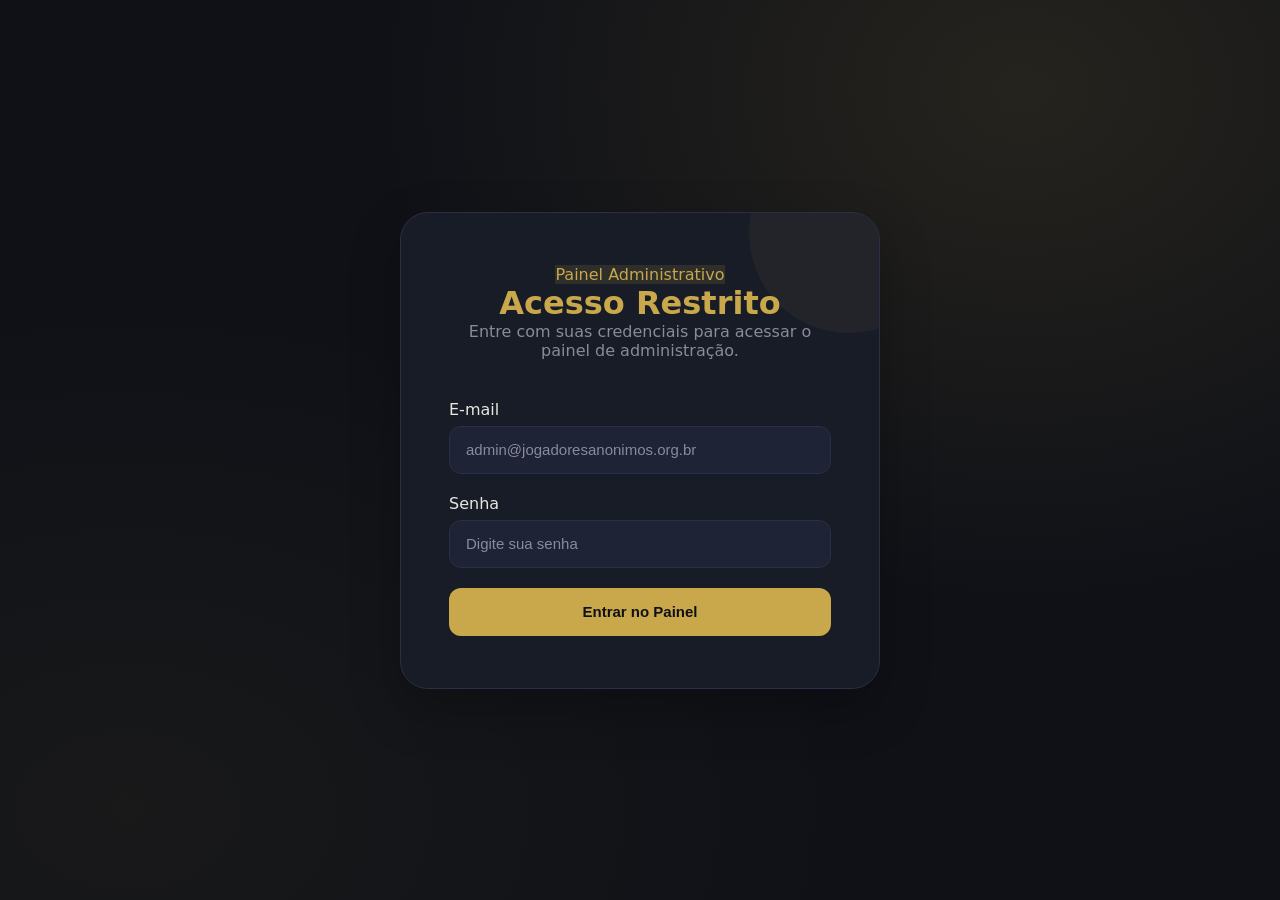
<file: admin.html>
<!DOCTYPE html>
<html lang="pt-br">
<head>
  <meta charset="UTF-8" />
  <meta name="viewport" content="width=device-width, initial-scale=1.0" />
  <title>Painel Administrativo — JA</title>
  <link rel="stylesheet" href="css/telaAdmin.css" />
</head>
<body>

<div class="admin-panel">

  <!-- ══ Sidebar ══ -->
  <aside class="sidebar">
    <div class="sidebar-logo">
      <h1>Jogadores Anônimos</h1>
      <span>Painel Administrativo</span>
    </div>
    <div class="sidebar-divider"></div>
    <nav class="sidebar-nav">
      <a href="#" class="nav-item active">Dashboard</a>
      <a href="#" class="nav-item logout" id="btnLogout">Sair</a>
    </nav>
  </aside>

  <!-- ══ Main ══ -->
  <main class="main-content">

    <header class="page-header">
      <h2>Painel Administrativo</h2>
      <p>Gerencie reuniões e modere relatos enviados pela comunidade.</p>
    </header>

    <!-- Stats -->
    <section class="stats-grid">
      <div class="stat-card">
        <span class="stat-card__label">Total de reuniões</span>
        <strong class="stat-card__value" id="statReunioes">—</strong>
      </div>
      <div class="stat-card">
        <span class="stat-card__label">Total de relatos</span>
        <strong class="stat-card__value" id="statFeedbacks">—</strong>
      </div>
      <div class="stat-card">
        <span class="stat-card__label">Cidades cadastradas</span>
        <strong class="stat-card__value" id="statCidades">—</strong>
      </div>
    </section>

    <!-- Cidades -->
    <section class="section">
    <div class="section-header">
        <h3>Cidades</h3>
        <button class="btn btn--primary" id="btnNovaCidade">
        + Nova cidade
        </button>
    </div>

    <div class="table-wrap">
        <table>
        <thead>
            <tr>
            <th>ID</th>
            <th>Nome</th>
            <th>UF</th>
            <th>Ações</th>
            </tr>
        </thead>

        <tbody id="tbodyCidades">
            <tr>
            <td colspan="4" class="empty">
                Carregando...
            </td>
            </tr>
        </tbody>
        </table>
    </div>
    </section>

    <!-- Reuniões -->
    <section class="section">
      <div class="section-header">
        <h3>Reuniões</h3>
        <button class="btn btn--primary" id="btnNovaReuniao">+ Nova reunião</button>
      </div>
      <div class="table-wrap">
        <table>
          <thead>
            <tr>
              <th>Título</th>
              <th>Cidade</th>
              <th>Endereço</th>
              <th>Data / Hora</th>
              <th>Descrição</th>
              <th>Ações</th>
            </tr>
          </thead>
          <tbody id="tbodyReunioes">
            <tr><td colspan="6" class="empty">Carregando...</td></tr>
          </tbody>
        </table>
      </div>
    </section>

    <!-- Feedbacks -->
    <section class="section">
      <div class="section-header">
        <h3>Relatos enviados</h3>
        <span class="badge badge--pending" id="badgeFeedbacks">—</span>
      </div>
      <div class="relatos-grid" id="gridFeedbacks">
        <p class="empty">Carregando...</p>
      </div>
    </section>

  </main>
</div>

<!-- Toast -->
<div id="toast"></div>

<!-- ══ Modal: Nova Reunião ══ -->
<div class="modal-overlay" id="modalNovaReuniao">
  <div class="modal-card">
    <div class="modal-header">
      <h2>Nova reunião</h2>
      <button class="modal-close" data-close="modalNovaReuniao">×</button>
    </div>
    <div class="modal-body">
      <div class="field-row">
        <div class="field">
          <label>Título</label>
          <input type="text" id="novaTitulo" placeholder="Ex: JA Centro — Sexta" />
        </div>
        <div class="field">
          <label>Cidade</label>
          <select id="novaCidade"></select>
        </div>
      </div>
      <div class="field">
        <label>Endereço</label>
        <input type="text" id="novaEndereco" placeholder="Ex: Rua das Flores, 123" />
      </div>
      <div class="field-row">
        <div class="field">
          <label>Data</label>
          <input type="date" id="novaData" />
        </div>
        <div class="field">
          <label>Hora</label>
          <input type="time" id="novaHora" />
        </div>
      </div>
      <div class="field">
        <label>Descrição</label>
        <textarea id="novaDescricao" placeholder="Descreva a reunião..."></textarea>
      </div>
    </div>
    <div class="modal-footer">
      <button class="btn btn--ghost" data-close="modalNovaReuniao">Cancelar</button>
      <button class="btn btn--primary" id="btnSalvarNova">Salvar reunião</button>
    </div>
  </div>
</div>

<!-- ══ Modal: Editar Reunião ══ -->
<div class="modal-overlay" id="modalEditarReuniao">
  <div class="modal-card">
    <div class="modal-header">
      <h2>Editar reunião</h2>
      <button class="modal-close" data-close="modalEditarReuniao">×</button>
    </div>
    <div class="modal-body">
      <input type="hidden" id="editId" />
      <div class="field-row">
        <div class="field">
          <label>Título</label>
          <input type="text" id="editTitulo" />
        </div>
        <div class="field">
          <label>Cidade</label>
          <select id="editCidade"></select>
        </div>
      </div>
      <div class="field">
        <label>Endereço</label>
        <input type="text" id="editEndereco" />
      </div>
      <div class="field-row">
        <div class="field">
          <label>Data</label>
          <input type="date" id="editData" />
        </div>
        <div class="field">
          <label>Hora</label>
          <input type="time" id="editHora" />
        </div>
      </div>
      <div class="field">
        <label>Descrição</label>
        <textarea id="editDescricao"></textarea>
      </div>
    </div>
    <div class="modal-footer">
      <button class="btn btn--ghost" data-close="modalEditarReuniao">Cancelar</button>
      <button class="btn btn--primary" id="btnSalvarEdit">Salvar alterações</button>
    </div>
  </div>
</div>

<!-- ══ Modal: Editar Feedback ══ -->
<div class="modal-overlay" id="modalEditarFeedback">
  <div class="modal-card">
    <div class="modal-header">
      <h2>Editar relato</h2>
      <button class="modal-close" data-close="modalEditarFeedback">×</button>
    </div>
    <div class="modal-body">
      <input type="hidden" id="fbEditId" />
      <div class="field-row">
        <div class="field">
          <label>Nome</label>
          <input type="text" id="fbEditNome" />
        </div>
        <div class="field">
          <label>Idade</label>
          <input type="number" id="fbEditIdade" min="18" max="120" />
        </div>
      </div>
      <div class="field">
        <label>Descrição</label>
        <textarea id="fbEditDescricao"></textarea>
      </div>
    </div>
    <div class="modal-footer">
      <button class="btn btn--ghost" data-close="modalEditarFeedback">Cancelar</button>
      <button class="btn btn--primary" id="btnSalvarFbEdit">Salvar alterações</button>
    </div>
  </div>
</div>
<div class="modal-overlay" id="modalCidade">
  <div class="modal-card">

    <div class="modal-header">
      <h2>Cidade</h2>
      <button class="modal-close" data-close="modalCidade">
        ×
      </button>
    </div>

    <div class="modal-body">

      <input type="hidden" id="cidadeId">

      <div class="field">
        <label>Nome</label>
        <input type="text" id="cidadeNome">
      </div>

      <div class="field">
        <label>UF</label>
        <input
          type="text"
          maxlength="2"
          id="cidadeEstado">
      </div>

    </div>

    <div class="modal-footer">
      <button class="btn btn--ghost" data-close="modalCidade">
        Cancelar
      </button>

      <button class="btn btn--primary" id="btnSalvarCidade">
        Salvar
      </button>
    </div>

  </div>
</div>

<script src="js/admin.js"></script>
</body>
</html>
</file>
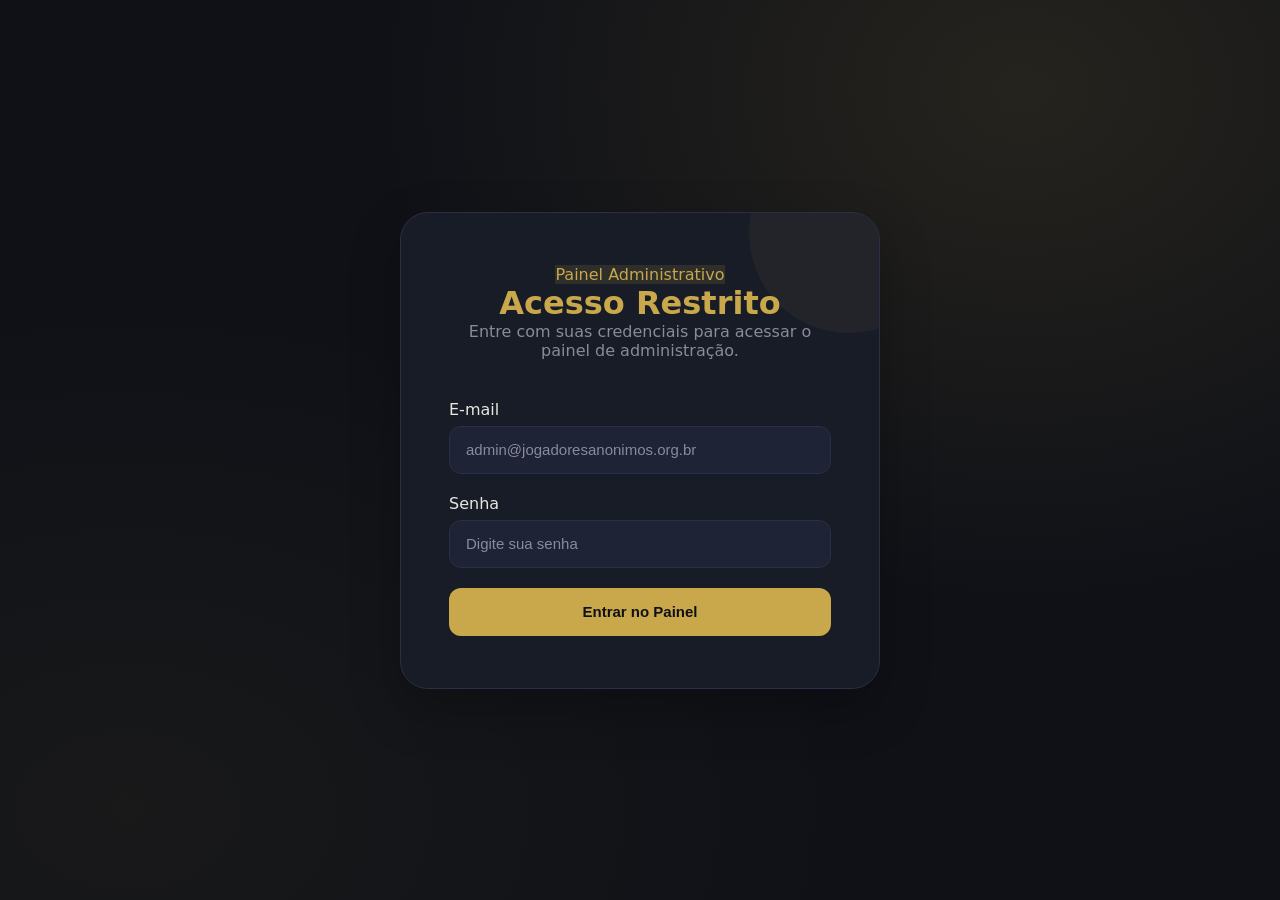
<file: adminLogin.html>
<!DOCTYPE html>
<html lang="pt-br">

<head>
    <meta charset="UTF-8">
    <meta name="viewport" content="width=device-width, initial-scale=1.0">
    <title>Tela de Login</title>
    <link rel="stylesheet" href="css/adminLogin.css">
    <link rel="icon" href="assets/images/icons/ja-icon.png" type="image/png" />
</head>

<body>

    <div class="login-card">

        <header class="login-header">
            <span class="login-badge">Painel Administrativo</span>
            <h1>Acesso Restrito</h1>
            <p>Entre com suas credenciais para acessar o painel de administração.</p>
        </header>

        <form class="login-form" id="loginForm">

            <div class="field">
                <label for="email">E-mail</label>
                <input id="email" type="email" placeholder="admin@jogadoresanonimos.org.br" required />
            </div>

            <div class="field">
                <label for="senha">Senha</label>
                <input id="senha" type="password" placeholder="Digite sua senha" required />
            </div>

            <button type="submit" class="btn-entrar">Entrar no Painel</button>

        </form>

    </div>

</body>

</html>
</file>
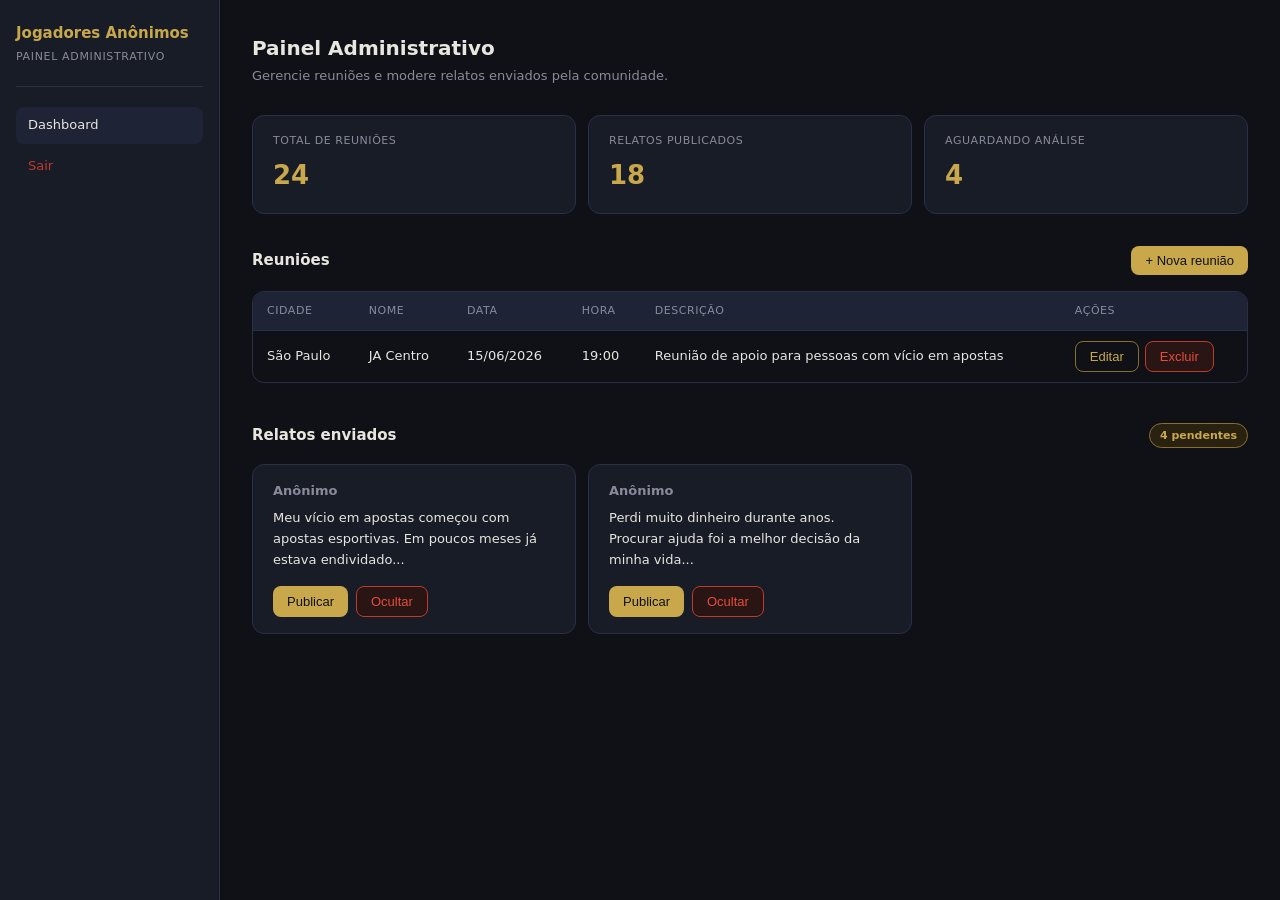
<file: telaAdmin.html>
<!DOCTYPE html>
<html lang="pt-br">

<head>
    <meta charset="UTF-8">
    <meta name="viewport" content="width=device-width, initial-scale=1.0">
    <title>Tela Administrador</title>
    <link rel="stylesheet" href="css/telaAdmin.css">
    <link rel="icon" href="assets/images/icons/ja-icon.png" type="image/png" />
</head>

<body>

    <div class="admin-panel">

        <!-- ══ SIDEBAR ══ -->
        <aside class="sidebar">

            <div class="sidebar-logo">
                <h1>Jogadores Anônimos</h1>
                <span>Painel Administrativo</span>
            </div>

            <div class="sidebar-divider"></div>

            <nav class="sidebar-nav">
                <a href="#" class="nav-item active">Dashboard</a>
                <a href="#" class="nav-item logout">Sair</a>
            </nav>

        </aside>

        <!-- ══ CONTEÚDO ══ -->
        <main class="main-content">

            <!-- Cabeçalho -->
            <header class="page-header">
                <h2>Painel Administrativo</h2>
                <p>Gerencie reuniões e modere relatos enviados pela comunidade.</p>
            </header>

            <!-- Stats -->
            <section class="stats-grid">

                <div class="stat-card">
                    <span class="stat-card__label">Total de reuniões</span>
                    <strong class="stat-card__value">24</strong>
                </div>

                <div class="stat-card">
                    <span class="stat-card__label">Relatos publicados</span>
                    <strong class="stat-card__value">18</strong>
                </div>

                <div class="stat-card">
                    <span class="stat-card__label">Aguardando análise</span>
                    <strong class="stat-card__value">4</strong>
                </div>

            </section>

            <!-- Reuniões -->
            <section class="section">

                <div class="section-header">
                    <h3>Reuniões</h3>
                    <button class="btn btn--primary btn--lg" id="openModalReuniao">
                        + Nova reunião
                    </button>
                </div>

                <div class="table-wrap">
                    <table>
                        <thead>
                            <tr>
                                <th>Cidade</th>
                                <th>Nome</th>
                                <th>Data</th>
                                <th>Hora</th>
                                <th>Descrição</th>
                                <th>Ações</th>
                            </tr>
                        </thead>
                        <tbody>
                            <tr>
                                <td>São Paulo</td>
                                <td>JA Centro</td>
                                <td>15/06/2026</td>
                                <td>19:00</td>
                                <td>Reunião de apoio para pessoas com vício em apostas</td>
                                <td>
                                    <div class="td-actions">
                                        <button class="btn btn--gold btn-editar" data-nome="JA Centro"
                                            data-cidade="São Paulo" data-data="2026-06-15" data-hora="19:00"
                                            data-descricao="Reunião de apoio para pessoas com vício em apostas">
                                            Editar
                                        </button>
                                        <button class="btn btn--danger">Excluir</button>
                                    </div>
                                </td>
                            </tr>
                        </tbody>
                    </table>
                </div>

            </section>

            <!-- Relatos -->
            <section class="section">

                <div class="section-header">
                    <h3>Relatos enviados</h3>
                    <span class="badge badge--pending">4 pendentes</span>
                </div>

                <div class="relatos-grid">

                    <div class="relato-card">
                        <h4>Anônimo</h4>
                        <p>
                            Meu vício em apostas começou com apostas esportivas.
                            Em poucos meses já estava endividado...
                        </p>
                        <div class="relato-actions">
                            <button class="btn btn--primary">Publicar</button>
                            <button class="btn btn--danger">Ocultar</button>
                        </div>
                    </div>

                    <div class="relato-card">
                        <h4>Anônimo</h4>
                        <p>
                            Perdi muito dinheiro durante anos.
                            Procurar ajuda foi a melhor decisão da minha vida...
                        </p>
                        <div class="relato-actions">
                            <button class="btn btn--primary">Publicar</button>
                            <button class="btn btn--danger">Ocultar</button>
                        </div>
                    </div>

                </div>

            </section>

        </main>
    </div>

    <!-- ══ MODAL: Nova Reunião ══ -->
    <div class="modal-overlay" id="modalReuniao">
        <div class="modal-card">

            <div class="modal-header">
                <h2>Nova reunião</h2>
                <button class="modal-close" id="closeModalReuniao" aria-label="Fechar">×</button>
            </div>

            <form class="modal-body" id="formReuniao">

                <div class="field-row">
                    <div class="field">
                        <label>Nome da reunião</label>
                        <input type="text" placeholder="Ex: JA Centro — Sexta" required />
                    </div>
                    <div class="field">
                        <label>Cidade</label>
                        <input type="text" placeholder="Ex: São Paulo" required />
                    </div>
                </div>

                <div class="field-row">
                    <div class="field">
                        <label>Data</label>
                        <input type="date" required />
                    </div>
                    <div class="field">
                        <label>Hora</label>
                        <input type="time" required />
                    </div>
                </div>

                <div class="field">
                    <label>Descrição</label>
                    <textarea placeholder="Descreva a reunião..." required></textarea>
                </div>

            </form>

            <div class="modal-footer">
                <button type="button" class="btn btn--ghost btn--full" id="cancelModal">Cancelar</button>
                <button type="submit" form="formReuniao" class="btn btn--primary btn--full">Salvar reunião</button>
            </div>

        </div>
    </div>

    <!-- ══ MODAL: Editar Reunião ══ -->
    <div class="modal-overlay" id="modalEditarReuniao">
        <div class="modal-card">

            <div class="modal-header">
                <h2>Editar reunião</h2>
                <button class="modal-close" id="closeModalEditar" aria-label="Fechar">×</button>
            </div>

            <form class="modal-body" id="formEditarReuniao">

                <div class="field-row">
                    <div class="field">
                        <label>Nome da reunião</label>
                        <input type="text" id="editNome" required />
                    </div>
                    <div class="field">
                        <label>Cidade</label>
                        <input type="text" id="editCidade" required />
                    </div>
                </div>

                <div class="field-row">
                    <div class="field">
                        <label>Data</label>
                        <input type="date" id="editData" required />
                    </div>
                    <div class="field">
                        <label>Hora</label>
                        <input type="time" id="editHora" required />
                    </div>
                </div>

                <div class="field">
                    <label>Descrição</label>
                    <textarea id="editDescricao" required></textarea>
                </div>

            </form>

            <div class="modal-footer">
                <button type="button" class="btn btn--ghost btn--full" id="cancelEditar">Cancelar</button>
                <button type="submit" form="formEditarReuniao" class="btn btn--primary btn--full">Salvar
                    alterações</button>
            </div>

        </div>
    </div>

    <script>
        /* ── Helpers ── */
        const $ = id => document.getElementById(id);

        function openModal(el) { el.classList.add('active'); }
        function closeModal(el) { el.classList.remove('active'); }
        function closeOnBackdrop(overlay) {
            overlay.addEventListener('click', e => { if (e.target === overlay) closeModal(overlay); });
        }

        /* ── Modal: Nova Reunião ── */
        const modalNova = $('modalReuniao');
        $('openModalReuniao').addEventListener('click', () => openModal(modalNova));
        $('closeModalReuniao').addEventListener('click', () => closeModal(modalNova));
        $('cancelModal').addEventListener('click', () => closeModal(modalNova));
        closeOnBackdrop(modalNova);

        /* ── Modal: Editar Reunião ── */
        const modalEditar = $('modalEditarReuniao');
        const editInputs = {
            nome: $('editNome'),
            cidade: $('editCidade'),
            data: $('editData'),
            hora: $('editHora'),
            descricao: $('editDescricao'),
        };

        document.querySelectorAll('.btn-editar').forEach(btn => {
            btn.addEventListener('click', () => {
                editInputs.nome.value = btn.dataset.nome;
                editInputs.cidade.value = btn.dataset.cidade;
                editInputs.data.value = btn.dataset.data;
                editInputs.hora.value = btn.dataset.hora;
                editInputs.descricao.value = btn.dataset.descricao;
                openModal(modalEditar);
            });
        });

        $('closeModalEditar').addEventListener('click', () => closeModal(modalEditar));
        $('cancelEditar').addEventListener('click', () => closeModal(modalEditar));
        closeOnBackdrop(modalEditar);

        /* ── Fechar com ESC ── */
        document.addEventListener('keydown', e => {
            if (e.key === 'Escape') {
                closeModal(modalNova);
                closeModal(modalEditar);
            }
        });
    </script>

</html>
</file>
<file: css/telaAdmin.css>
*, *::before, *::after { box-sizing: border-box; margin: 0; padding: 0; }

:root {
  --bg:         #0f1117;
  --surface:    #181c27;
  --surface2:   #1e2335;
  --border:     #2a2f45;
  --gold:       #c9a84c;
  --gold-dim:   #8a6e2f;
  --text:       #e8e6df;
  --text-muted: #8a8a9a;
  --danger:     #c0392b;
  --danger-bg:  #2a1515;
  --success:    #27ae60;
  --success-bg: #122a1a;
  --radius:     8px;
  --radius-lg:  12px;
}

body {
  background: var(--bg);
  color: var(--text);
  font-family: system-ui, sans-serif;
  font-size: 14px;
  line-height: 1.6;
}

/* ══ Layout ══ */
.admin-panel {
  display: flex;
  min-height: 100vh;
}

/* ══ Sidebar ══ */
.sidebar {
  width: 220px;
  background: var(--surface);
  border-right: 1px solid var(--border);
  display: flex;
  flex-direction: column;
  padding: 1.5rem 1rem;
  flex-shrink: 0;
}

.sidebar-logo h1 {
  font-size: 15px;
  font-weight: 600;
  color: var(--gold);
  line-height: 1.3;
}

.sidebar-logo span {
  font-size: 11px;
  color: var(--text-muted);
  text-transform: uppercase;
  letter-spacing: .06em;
}

.sidebar-divider {
  height: 1px;
  background: var(--border);
  margin: 1.25rem 0;
}

.sidebar-nav {
  display: flex;
  flex-direction: column;
  gap: 4px;
}

.nav-item {
  padding: 8px 12px;
  border-radius: var(--radius);
  color: var(--text-muted);
  text-decoration: none;
  font-size: 13px;
  transition: background .15s, color .15s;
}

.nav-item:hover,
.nav-item.active {
  background: var(--surface2);
  color: var(--text);
}

.nav-item.logout {
  margin-top: auto;
  color: var(--danger);
}

.nav-item.logout:hover {
  background: var(--danger-bg);
  color: #e74c3c;
}

/* ══ Main ══ */
.main-content {
  flex: 1;
  padding: 2rem;
  overflow-y: auto;
}

.page-header {
  margin-bottom: 1.75rem;
}

.page-header h2 {
  font-size: 20px;
  font-weight: 600;
  color: var(--text);
}

.page-header p {
  color: var(--text-muted);
  font-size: 13px;
  margin-top: 2px;
}

/* ══ Stats ══ */
.stats-grid {
  display: grid;
  grid-template-columns: repeat(auto-fit, minmax(160px, 1fr));
  gap: 12px;
  margin-bottom: 2rem;
}

.stat-card {
  background: var(--surface);
  border: 1px solid var(--border);
  border-radius: var(--radius-lg);
  padding: 1rem 1.25rem;
}

.stat-card__label {
  font-size: 11px;
  text-transform: uppercase;
  letter-spacing: .05em;
  color: var(--text-muted);
  display: block;
  margin-bottom: 6px;
}

.stat-card__value {
  font-size: 26px;
  font-weight: 700;
  color: var(--gold);
}

/* ══ Section ══ */
.section {
  margin-bottom: 2.5rem;
}

.section-header {
  display: flex;
  align-items: center;
  justify-content: space-between;
  margin-bottom: 1rem;
  gap: 12px;
}

.section-header h3 {
  font-size: 15px;
  font-weight: 600;
}

/* ══ Buttons ══ */
.btn {
  display: inline-flex;
  align-items: center;
  gap: 6px;
  padding: 7px 14px;
  border-radius: var(--radius);
  border: none;
  font-size: 13px;
  font-weight: 500;
  cursor: pointer;
  transition: opacity .15s, transform .1s;
  white-space: nowrap;
}

.btn:active  { transform: scale(.97); }
.btn:disabled { opacity: .5; cursor: not-allowed; }

.btn--primary           { background: var(--gold); color: #0f1117; }
.btn--primary:hover     { opacity: .88; }

.btn--danger            { background: var(--danger-bg); color: #e74c3c; border: 1px solid var(--danger); }
.btn--danger:hover      { background: #3a1818; }

.btn--ghost             { background: var(--surface2); color: var(--text-muted); border: 1px solid var(--border); }
.btn--ghost:hover       { color: var(--text); }

.btn--gold              { background: transparent; color: var(--gold); border: 1px solid var(--gold-dim); }
.btn--gold:hover        { background: #2a2310; }

.btn--sm { padding: 4px 10px; font-size: 12px; }

/* ══ Table ══ */
.table-wrap {
  overflow-x: auto;
  border: 1px solid var(--border);
  border-radius: var(--radius-lg);
}

table { width: 100%; border-collapse: collapse; }

thead { background: var(--surface2); }

th {
  padding: 10px 14px;
  text-align: left;
  font-size: 11px;
  text-transform: uppercase;
  letter-spacing: .05em;
  color: var(--text-muted);
  font-weight: 500;
}

td {
  padding: 10px 14px;
  border-top: 1px solid var(--border);
  font-size: 13px;
  vertical-align: middle;
}

tr:hover td { background: var(--surface2); }

.td-actions { display: flex; gap: 6px; }

/* ══ Relatos ══ */
.relatos-grid {
  display: grid;
  grid-template-columns: repeat(auto-fill, minmax(280px, 1fr));
  gap: 12px;
}

.relato-card {
  background: var(--surface);
  border: 1px solid var(--border);
  border-radius: var(--radius-lg);
  padding: 1rem 1.25rem;
}

.relato-card h4 {
  font-size: 13px;
  font-weight: 600;
  color: var(--text-muted);
  margin-bottom: 6px;
}

.relato-card p {
  font-size: 13px;
  color: var(--text);
  line-height: 1.6;
  margin-bottom: 1rem;
  display: -webkit-box;
  -webkit-box-orient: vertical;
  overflow: hidden;
}

.relato-meta {
  font-size: 11px;
  color: var(--text-muted);
  margin-bottom: 8px;
}

.relato-actions { display: flex; gap: 8px; }

/* ══ Badge ══ */
.badge {
  display: inline-flex;
  align-items: center;
  padding: 3px 10px;
  border-radius: 99px;
  font-size: 11px;
  font-weight: 600;
}

.badge--pending {
  background: #2a2210;
  color: var(--gold);
  border: 1px solid var(--gold-dim);
}

/* ══ Toast ══ */
#toast {
  position: fixed;
  bottom: 1.5rem;
  right: 1.5rem;
  padding: 10px 18px;
  border-radius: var(--radius);
  font-size: 13px;
  font-weight: 500;
  z-index: 9999;
  opacity: 0;
  transform: translateY(8px);
  transition: opacity .25s, transform .25s;
  pointer-events: none;
}

#toast.show { opacity: 1; transform: translateY(0); }
#toast.ok   { background: var(--success-bg); color: #2ecc71; border: 1px solid var(--success); }
#toast.err  { background: var(--danger-bg);  color: #e74c3c; border: 1px solid var(--danger); }

/* ══ Empty state ══ */
.empty {
  padding: 2rem;
  text-align: center;
  color: var(--text-muted);
  font-size: 13px;
}

/* ══ Modal ══ */
.modal-overlay {
  display: none;
  position: fixed;
  inset: 0;
  background: rgba(0, 0, 0, .6);
  z-index: 1000;
  align-items: center;
  justify-content: center;
  padding: 1rem;
}

.modal-overlay.active { display: flex; }

.modal-card {
  background: var(--surface);
  border: 1px solid var(--border);
  border-radius: var(--radius-lg);
  width: 100%;
  max-width: 520px;
  display: flex;
  flex-direction: column;
  max-height: 90vh;
}

.modal-header {
  display: flex;
  align-items: center;
  justify-content: space-between;
  padding: 1.1rem 1.5rem;
  border-bottom: 1px solid var(--border);
}

.modal-header h2 { font-size: 16px; font-weight: 600; }

.modal-close {
  background: none;
  border: none;
  color: var(--text-muted);
  font-size: 20px;
  cursor: pointer;
  line-height: 1;
  padding: 0 4px;
}

.modal-close:hover { color: var(--text); }

.modal-body {
  padding: 1.25rem 1.5rem;
  overflow-y: auto;
  display: flex;
  flex-direction: column;
  gap: 14px;
}

.modal-footer {
  padding: 1rem 1.5rem;
  border-top: 1px solid var(--border);
  display: flex;
  gap: 10px;
}

.modal-footer .btn { flex: 1; justify-content: center; }

/* ══ Form fields ══ */
.field-row {
  display: grid;
  grid-template-columns: 1fr 1fr;
  gap: 12px;
}

.field {
  display: flex;
  flex-direction: column;
  gap: 5px;
}

.field label {
  font-size: 12px;
  color: var(--text-muted);
  font-weight: 500;
}

.field input,
.field select,
.field textarea {
  background: var(--surface2);
  border: 1px solid var(--border);
  color: var(--text);
  border-radius: var(--radius);
  padding: 8px 10px;
  font-size: 13px;
  font-family: inherit;
  transition: border-color .15s;
  outline: none;
}

.field input:focus,
.field select:focus,
.field textarea:focus { border-color: var(--gold); }

.field textarea { resize: vertical; min-height: 80px; }

.field select option { background: var(--surface2); }
</file>
<file: css/adminLogin.css>
/* ── Reset básico ── */
    *, *::before, *::after { box-sizing: border-box; margin: 0; padding: 0; }

        /* Cor principal */
    :root {
      --primary: #c9a84c;
      --primary-hover: #b69338;
      --accent: #c9a84c;

      --bg: #0f1117;
      --surface: #181c27;
      --surface2: #1e2335;
      --border: #2a2f45;

      --text: #e8e6df;
      --text-muted: #8a8a9a;
    }

    body {
      font-family: 'Segoe UI', system-ui, sans-serif;
      min-height: 100vh;
      display: flex;
      align-items: center;
      justify-content: center;
      padding: 40px 20px;

      background:
        radial-gradient(ellipse at 80% 10%, rgba(201,168,76,.12) 0%, transparent 45%),
        radial-gradient(ellipse at 10% 90%, rgba(201,168,76,.05) 0%, transparent 45%),
        #0f1117;
    }

    /* ── Card ── */
    .login-card {
      width: 100%;
      max-width: 480px;
      background: #181c27;
      border: 1px solid #2a2f45;
      border-radius: 28px;
      padding: 52px 48px;
      box-shadow: 0 20px 50px rgba(0,0,0,.25);
      position: relative;
      overflow: hidden;
    }

    /* detalhe decorativo */
    .login-card::before {
      content: '';
      position: absolute;
      width: 200px;
      height: 200px;
      border-radius: 50%;
      background: rgba(201,168,76,.06);
      top: -80px;
      right: -70px;
    }

    /* ── Cabeçalho ── */
    .login-header {
      text-align: center;
      margin-bottom: 40px;
      position: relative;
    }

    .login-badge {
      background: rgba(201,168,76,.12);
      color: #c9a84c;
    }

    .login-header h1 {
      color: #c9a84c;
    }

    .login-header p {
      color: #8a8a9a;
    }

    /* ── Formulário ── */
    .login-form {
      display: flex;
      flex-direction: column;
      gap: 20px;
    }

    .field {
      display: flex;
      flex-direction: column;
      gap: 7px;
    }

    .field label {
      color: #e8e6df;
    }

    .field input {
      width: 100%;
      padding: 14px 16px;
      min-height: 48px;

      border: 1px solid #2a2f45;
      border-radius: 12px;

      background: #1e2335;
      color: #e8e6df;

      font-size: 15px;
    }

    .field input::placeholder {
      color: #8a8a9a;
    }

    .field input:focus {
      border-color: #c9a84c;
      background: #1e2335;
      box-shadow: 0 0 0 4px rgba(201,168,76,.15);
    }

    /* ── Botão ── */
    .btn-entrar {
      width: 100%;
      padding: 14px;
      min-height: 48px;

      border: none;
      border-radius: 12px;

      background: #c9a84c;
      color: #0f1117;

      font-size: 15px;
      font-weight: 700;
      cursor: pointer;
    }

    .btn-entrar:hover {
      background: #b69338;
      box-shadow: 0 10px 28px rgba(201,168,76,.25);
    }

    .btn-entrar:active { transform: translateY(0); }

    .btn-entrar:focus-visible {
      box-shadow: 0 0 0 4px rgba(201,168,76,.25);
    }

    /* ── Responsivo ── */
    @media (max-width: 520px) {
      .login-card { padding: 36px 24px; border-radius: 22px; }
      .login-header h1 { font-size: 1.7rem; }
    }
</file>
